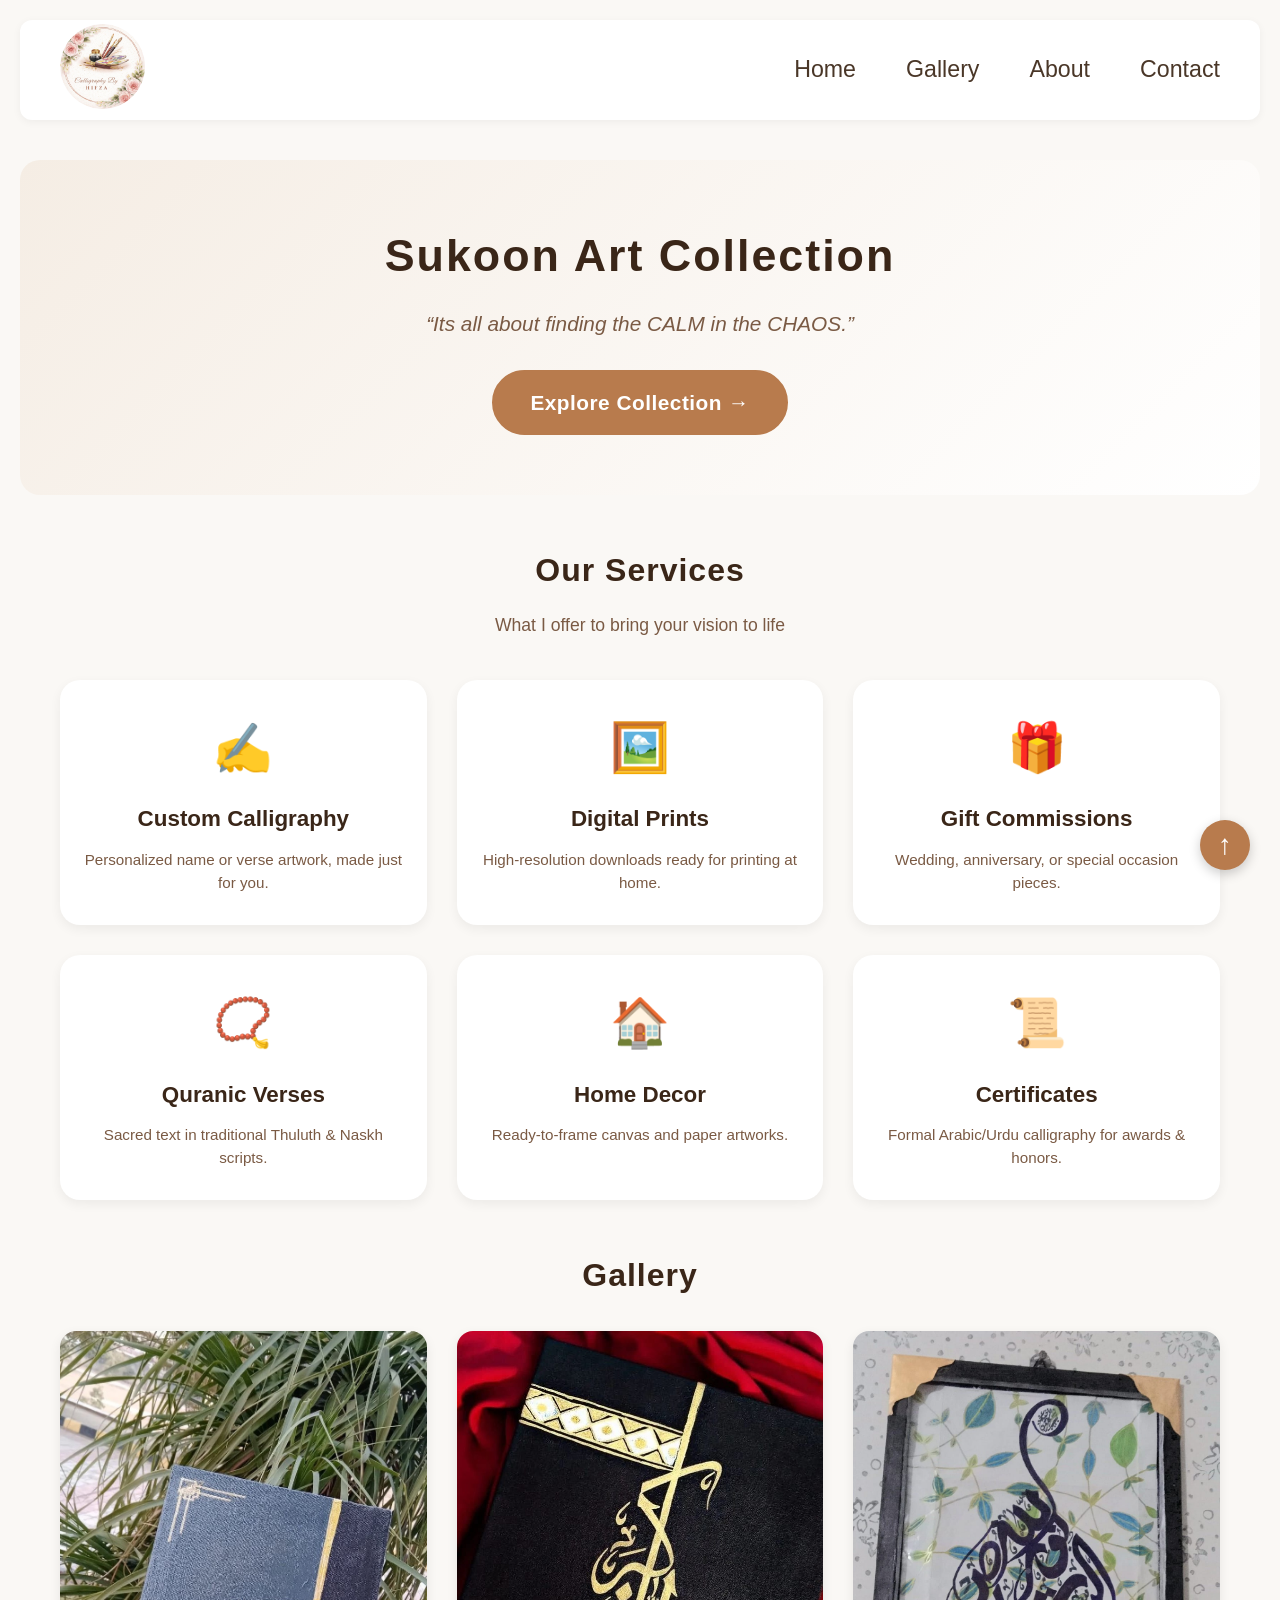
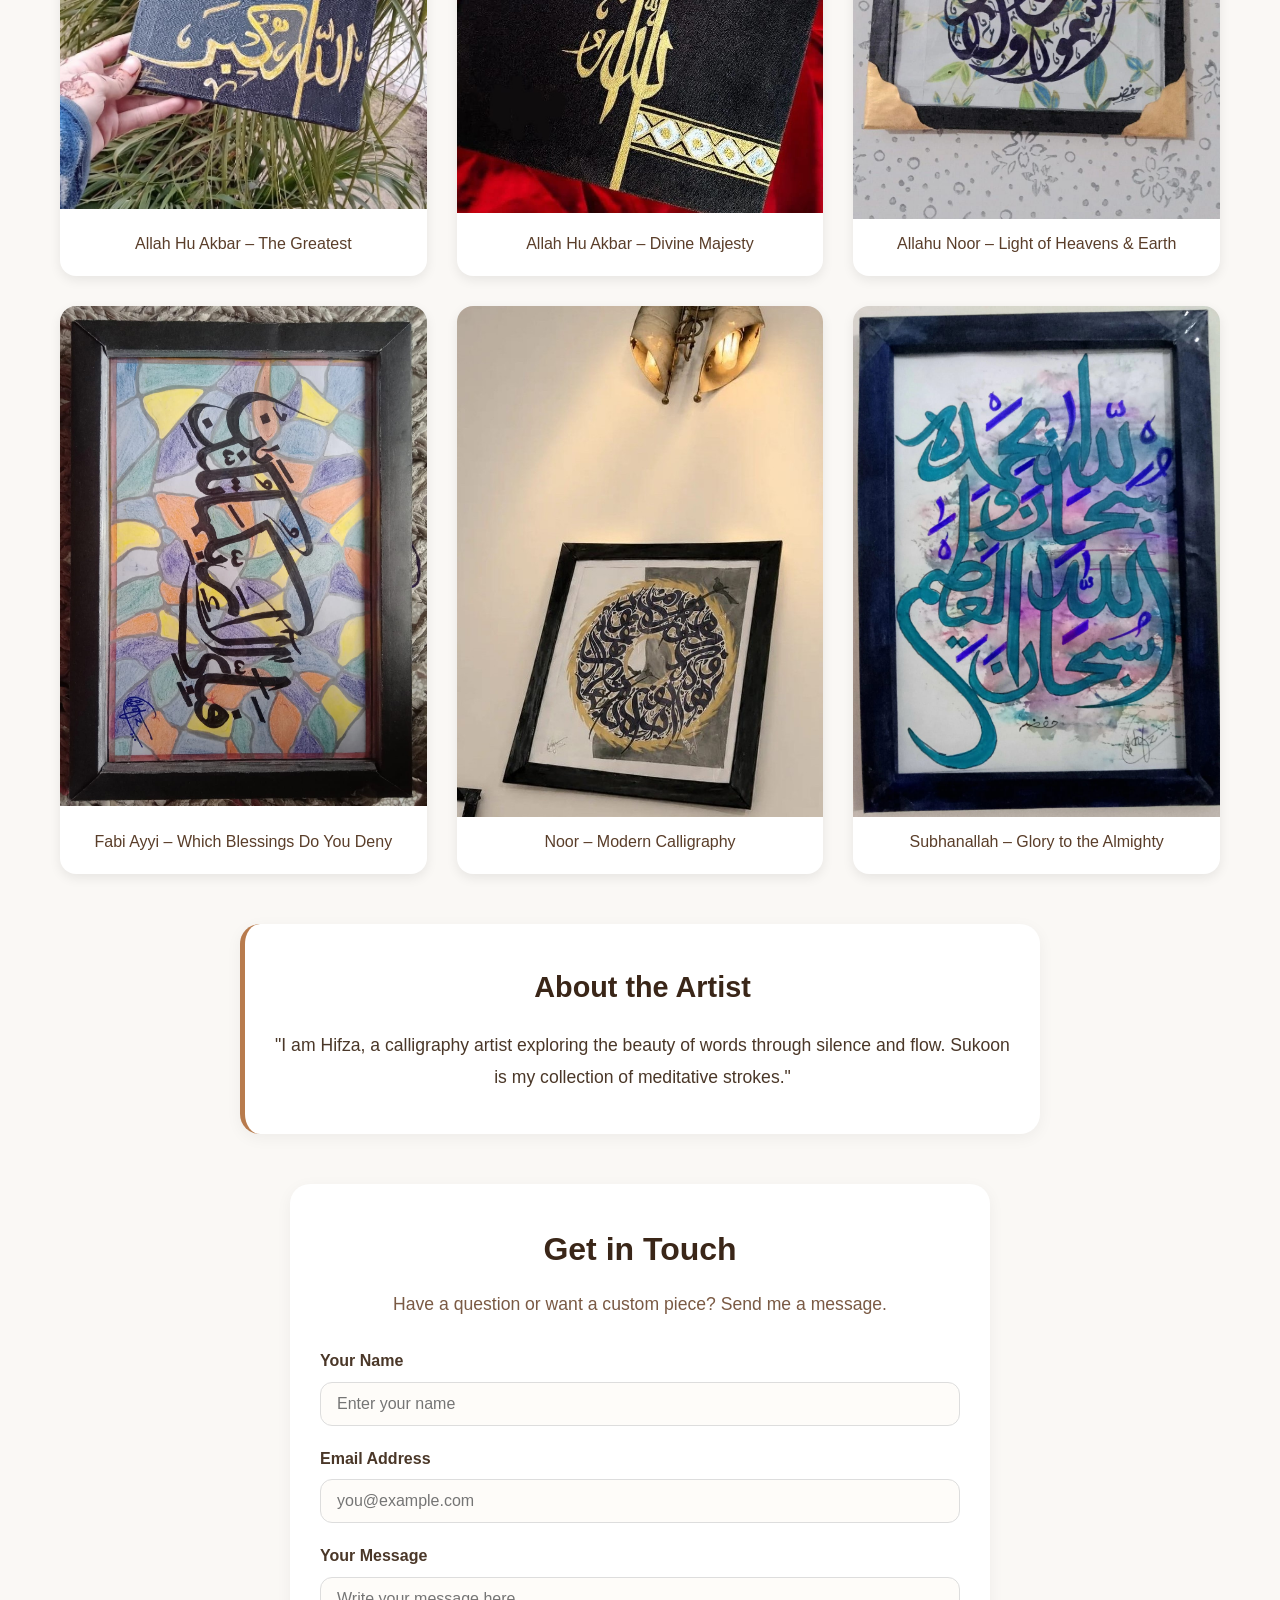
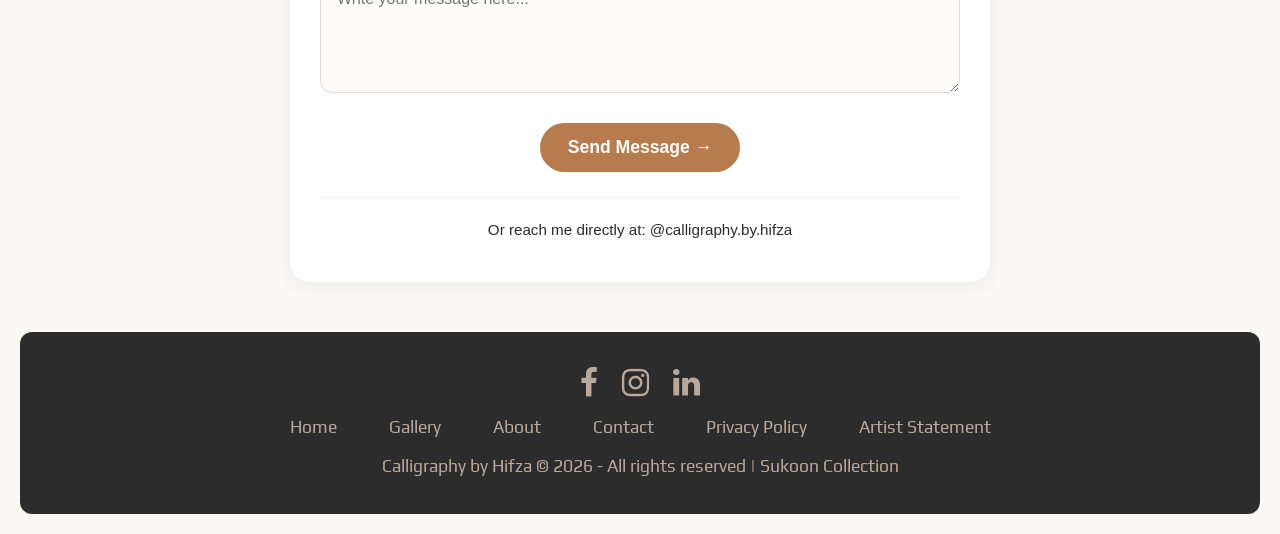
<file: Task-1-HifzaIrfan/index.html>
<!DOCTYPE html>
<html lang="en">

<head>
    <meta charset="UTF-8">
    <meta name="viewport" content="width=device-width, initial-scale=1.0">
    <title>Calligraphy by Hifza - Sukoon Collection</title>

    <!-- Font Awesome for social icons -->
    <link rel="stylesheet" href="https://cdnjs.cloudflare.com/ajax/libs/font-awesome/4.7.0/css/font-awesome.min.css">

    <!-- Google Fonts -->
    <link rel="preconnect" href="https://fonts.gstatic.com">
    <link href="https://fonts.googleapis.com/css2?family=Fredoka+One&family=Play&display=swap" rel="stylesheet">

    <link rel="stylesheet" href="style.css">
</head>

<body>
    <!-- Anchor for back to top button -->
    <div id="top"></div>
    <header>
        <div class="logo">
            <img src="images/logo.jpeg" alt="Calligraphy By Hifza Logo" width="85" height="85">
        </div>
        <nav>
            <a href="#home">Home</a>
            <a href="#gallery">Gallery</a>
            <a href="#about">About</a>
            <a href="#contact">Contact</a>
        </nav>
    </header>

    <main>
        <!-- Home Section -->
        <section id="home" class="hero">
            <h1>Sukoon Art Collection</h1>
            <p>“Its all about finding the CALM in the CHAOS.”</p>
            <a href="#gallery" class="btn">Explore Collection →</a>
        </section>

        <!-- Services Section -->
        <section class="services">
            <h2>Our Services</h2>
            <p class="services-subtitle">What I offer to bring your vision to life</p>

            <div class="services-grid">
                <div class="service-card">
                    <div class="service-icon">✍️</div>
                    <h3>Custom Calligraphy</h3>
                    <p>Personalized name or verse artwork, made just for you.</p>
                </div>

                <div class="service-card">
                    <div class="service-icon">🖼️</div>
                    <h3>Digital Prints</h3>
                    <p>High-resolution downloads ready for printing at home.</p>
                </div>

                <div class="service-card">
                    <div class="service-icon">🎁</div>
                    <h3>Gift Commissions</h3>
                    <p>Wedding, anniversary, or special occasion pieces.</p>
                </div>

                <div class="service-card">
                    <div class="service-icon">📿</div>
                    <h3>Quranic Verses</h3>
                    <p>Sacred text in traditional Thuluth & Naskh scripts.</p>
                </div>

                <div class="service-card">
                    <div class="service-icon">🏠</div>
                    <h3>Home Decor</h3>
                    <p>Ready-to-frame canvas and paper artworks.</p>
                </div>

                <div class="service-card">
                    <div class="service-icon">📜</div>
                    <h3>Certificates</h3>
                    <p>Formal Arabic/Urdu calligraphy for awards & honors.</p>
                </div>
            </div>
        </section>


        <!-- Gallery Section -->
        <section id="gallery" class="gallery">
            <h2>Gallery</h2>
            <div class="gallery-grid">

                <div class="art-card">
                    <img src="images/art1.jpeg" alt="Sukoon Calligraphy Art 1 - Allah Hu Akbar" width="300" height="400"
                        loading="lazy">
                    <p>Allah Hu Akbar – The Greatest</p>
                </div>

                <div class="art-card">
                    <img src="images/art2.jpeg" alt="Sukoon Calligraphy Art 2 - Divine Majesty" width="300" height="400"
                        loading="lazy">
                    <p>Allah Hu Akbar – Divine Majesty</p>
                </div>

                <div class="art-card">
                    <img src="images/art5.jpeg" alt="Sukoon Calligraphy Art 3 - Allahu Noor" width="300" height="400"
                        loading="lazy">
                    <p>Allahu Noor – Light of Heavens & Earth</p>
                </div>

                <div class="art-card">
                    <img src="images/art4.jpeg" alt="Sukoon Calligraphy Art 4 - Fabi Ayyi" width="300" height="400"
                        loading="lazy">
                    <p>Fabi Ayyi – Which Blessings Do You Deny</p>
                </div>

                <div class="art-card">
                    <img src="images/art3.jpeg" alt="Sukoon Calligraphy Art 5 - Noor Calligraphy" width="300"
                        height="400" loading="lazy">
                    <p>Noor – Modern Calligraphy</p>
                </div>

                <div class="art-card">
                    <img src="images/art6.jpeg" alt="Sukoon Calligraphy Art 6 - Subhanallah" width="300" height="400"
                        loading="lazy">
                    <p>Subhanallah – Glory to the Almighty</p>
                </div>

            </div>
        </section>

        <!-- About Section (Artist Note) -->
        <section id="about" class="artist-note">
            <h2>About the Artist</h2>
            <p>"I am Hifza, a calligraphy artist exploring the beauty of words through silence and flow. Sukoon is my
                collection of meditative strokes."</p>
        </section>

        <!-- Contact Section with Email & Message Box -->
        <section id="contact" class="contact-section">
            <h2>Get in Touch</h2>
            <p>Have a question or want a custom piece? Send me a message.</p>

            <form class="contact-form" action="#" method="post">
                <div class="form-group">
                    <label for="name">Your Name</label>
                    <input type="text" id="name" name="name" placeholder="Enter your name" required>
                </div>

                <div class="form-group">
                    <label for="email">Email Address</label>
                    <input type="email" id="email" name="email" placeholder="you@example.com" required>
                </div>

                <div class="form-group">
                    <label for="message">Your Message</label>
                    <textarea id="message" name="message" rows="5" placeholder="Write your message here..."
                        required></textarea>
                </div>

                <button type="submit" class="submit-btn">Send Message →</button>
            </form>

            <!-- Optional: Direct email link for simplicity -->
            <div class="direct-email">
                <p>Or reach me directly at: @calligraphy.by.hifza</a></p>
            </div>
        </section>
    </main>

    <footer>
        <div class="footer">
            <div class="row">
                <a href="#" aria-label="Facebook"><i class="fa fa-facebook"></i></a>
                <a href="#" aria-label="Instagram"><i class="fa fa-instagram"></i></a>
                <a href="#" aria-label="LinkedIn"><i class="fa fa-linkedin"></i></a>
            </div>

            <div class="row">
                <ul>
                    <li><a href="#home">Home</a></li>
                    <li><a href="#gallery">Gallery</a></li>
                    <li><a href="#about">About</a></li>
                    <li><a href="#contact">Contact</a></li>
                    <li><a href="#">Privacy Policy</a></li>
                    <li><a href="#">Artist Statement</a></li>
                </ul>
            </div>

            <div class="row">
                Calligraphy by Hifza © 2026 - All rights reserved | Sukoon Collection
            </div>
        </div>
    </footer>

    <!-- Back to Top Button -->
    <a href="#top" class="back-to-top" aria-label="Go to top">
        ↑
    </a>

</body>

</html>
</file>
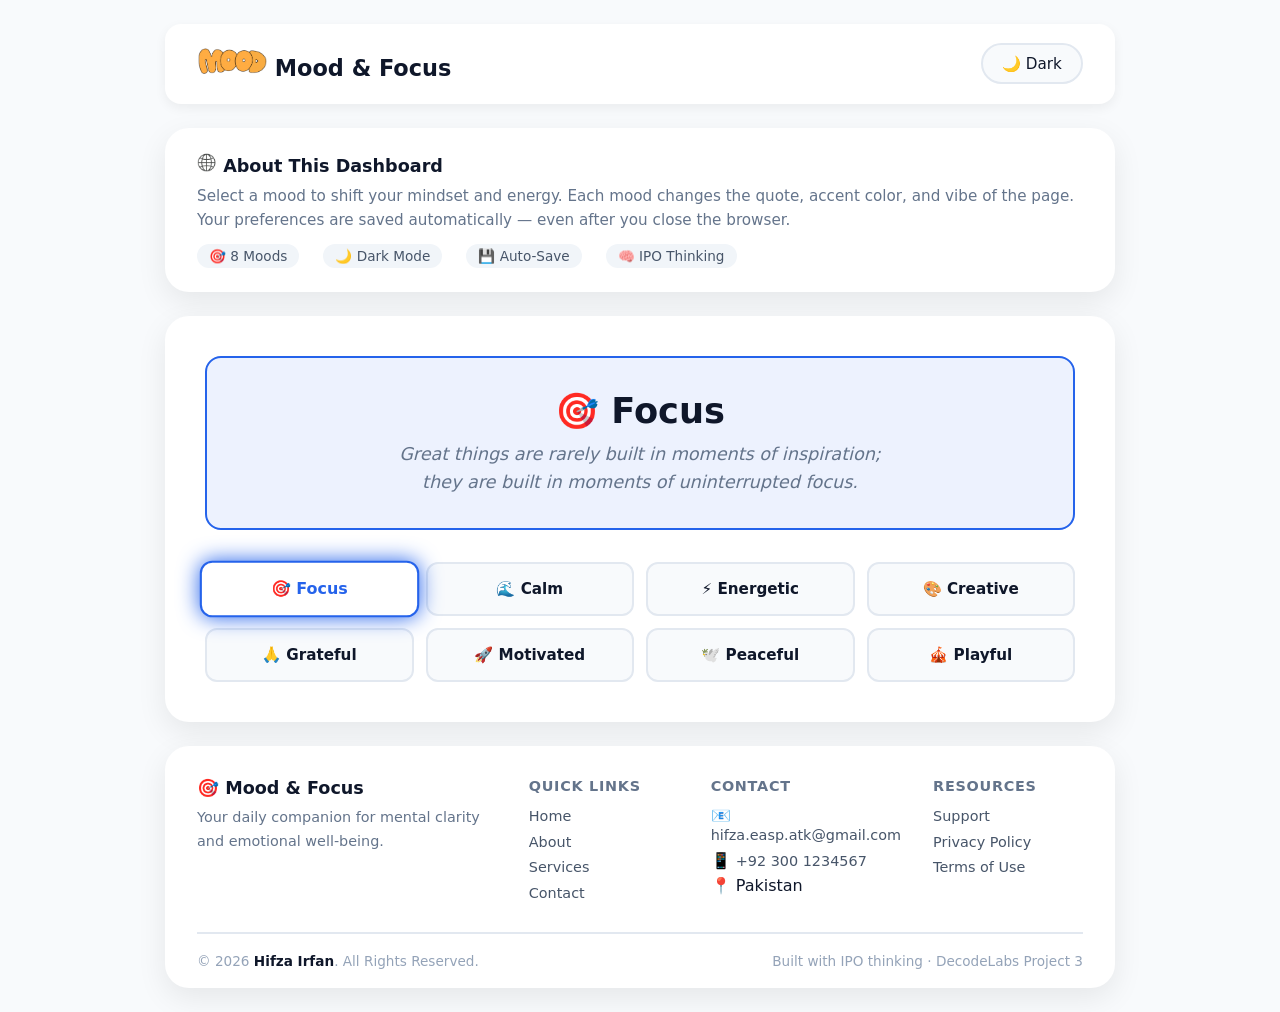
<file: Task-3-HifzaIrfan/index.html>
<!DOCTYPE html>
<html lang="en">

<head>
    <meta charset="UTF-8" />
    <meta name="viewport" content="width=device-width, initial-scale=1.0" />
    <title>Mood & Focus Dashboard</title>
    <link rel="stylesheet" href="styles.css" />
</head>

<body>
    <!-- ===== MAIN WRAPPER ===== -->
    <div class="wrapper">
        <!-- ===== HEADER ===== -->
        <header>
            <h1><img src="images/logo.png" alt="Logo" height="30px" width="70px"> Mood &amp; Focus</h1>
            <button class="js-theme-toggle">🌙 Dark</button>
        </header>

        <!-- ===== ABOUT SECTION ===== -->
        <section class="about">
            <div class="about-content">
                <h2><img src="images/about.png" alt="About" height="20px" width="20px"> About This Dashboard</h2>
                <p>
                    Select a mood to shift your mindset and energy. Each mood
                    changes the quote, accent color, and vibe of the page.
                    Your preferences are saved automatically — even after you
                    close the browser.
                </p>
                <div class="about-features">
                    <span>🎯 8 Moods</span>
                    <span>🌙 Dark Mode</span>
                    <span>💾 Auto-Save</span>
                    <span>🧠 IPO Thinking</span>
                </div>
            </div>
        </section>

        <!-- ===== MAIN CONTENT ===== -->
        <main>
            <!-- Status Display -->
            <div class="status">
                <p class="js-mood-label">Focus 🎯</p>
                <p class="js-quote">Your attention is your most valuable asset. Guard it fiercely.</p>
            </div>

            <!-- Mood Buttons (8 total) -->
            <div class="mood-grid">
                <button class="js-mood-btn" data-mood="focus">🎯 Focus</button>
                <button class="js-mood-btn" data-mood="calm">🌊 Calm</button>
                <button class="js-mood-btn" data-mood="energetic">⚡ Energetic</button>
                <button class="js-mood-btn" data-mood="creative">🎨 Creative</button>
                <button class="js-mood-btn" data-mood="grateful">🙏 Grateful</button>
                <button class="js-mood-btn" data-mood="motivated">🚀 Motivated</button>
                <button class="js-mood-btn" data-mood="peaceful">🕊️ Peaceful</button>
                <button class="js-mood-btn" data-mood="playful">🎪 Playful</button>
            </div>
        </main>

        <!-- ===== FOOTER ===== -->
        <footer>
            <div class="footer-content">
                <!-- Column 1: Brand -->
                <div class="footer-column">
                    <h3>🎯 Mood &amp; Focus</h3>
                    <p>Your daily companion for mental clarity and emotional well-being.</p>
                </div>

                <!-- Column 2: Quick Links -->
                <div class="footer-column">
                    <h4>Quick Links</h4>
                    <ul>
                        <li><a href="#">Home</a></li>
                        <li><a href="#">About</a></li>
                        <li><a href="#">Services</a></li>
                        <li><a href="#">Contact</a></li>
                    </ul>
                </div>

                <!-- Column 3: Contact Info -->
                <div class="footer-column">
                    <h4>Contact</h4>
                    <ul>
                        <li>📧 <a href="mailto:hifza.easp.atk@gmail.com">hifza.easp.atk@gmail.com</a></li>
                        <li>📱 <a href="#">+92 300 1234567</a></li>
                        <li>📍 Pakistan</li>
                    </ul>
                </div>

                <!-- Column 4: Social / Resources -->
                <div class="footer-column">
                    <h4>Resources</h4>
                    <ul>
                        <li><a href="#">Support</a></li>
                        <li><a href="#">Privacy Policy</a></li>
                        <li><a href="#">Terms of Use</a></li>
                    </ul>
                </div>
            </div>

            <!-- Copyright Bar -->
            <div class="footer-bottom">
                <p>&copy; 2026 <strong>Hifza Irfan</strong>. All Rights Reserved.</p>
                <p class="footer-tagline">Built with IPO thinking · DecodeLabs Project 3</p>
            </div>
        </footer>
    </div>

    <script src="script.js"></script>
</body>

</html>
</file>
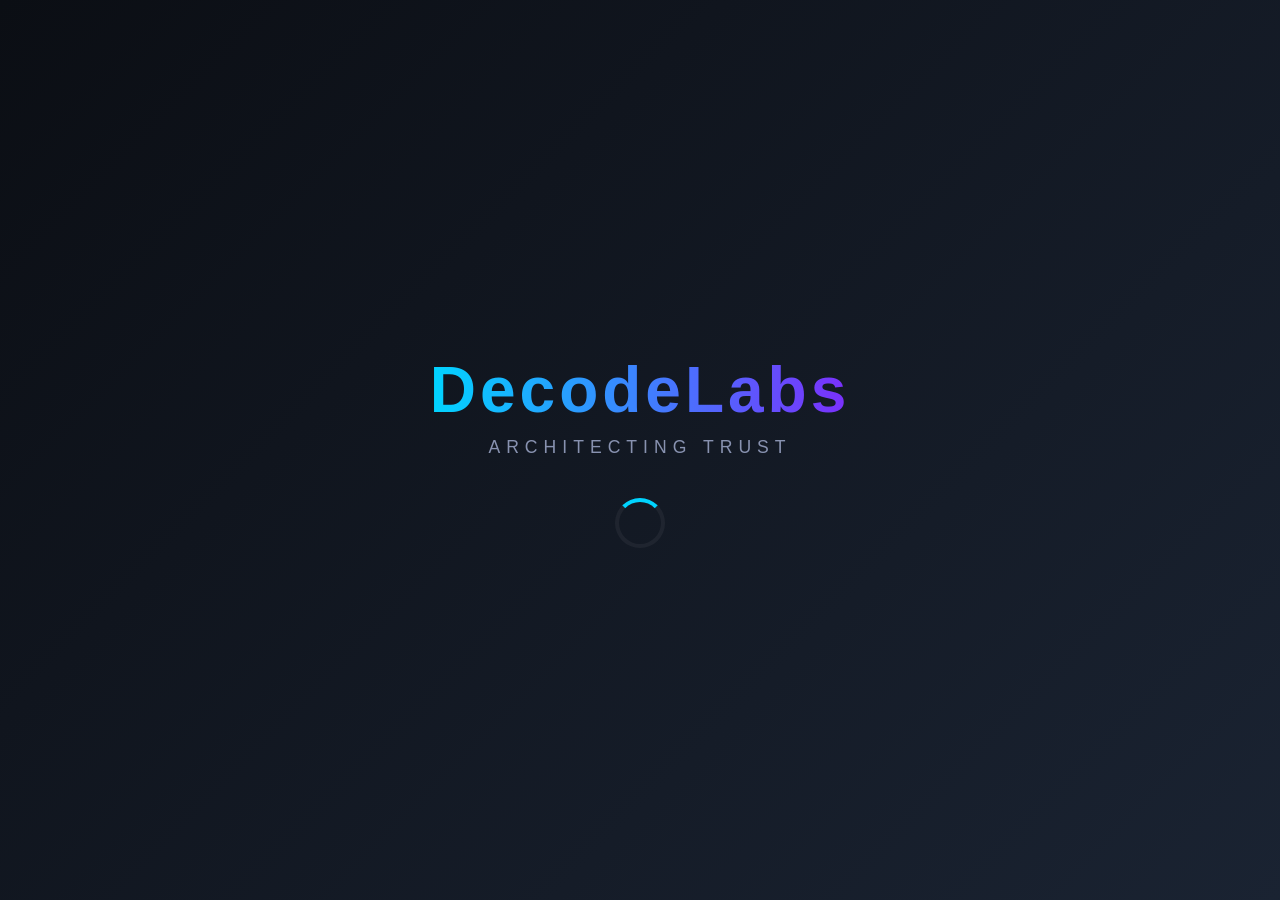
<file: Task-4-HifzaIrfan/index.html>
<!DOCTYPE html>
<html lang="en">
<head>
    <meta charset="UTF-8" />
    <meta name="viewport" content="width=device-width, initial-scale=1.0" />
    <title>DecodeLabs - Secure Form</title>
    <link rel="stylesheet" href="style.css" />
</head>

<body>

    <!-- ===== SPLASH SCREEN ===== -->
    <div id="splash" role="status" aria-live="polite">
        <div class="logo">DecodeLabs</div>
        <div class="sub">Architecting Trust</div>
        <div class="loader"></div>
    </div>

    <!-- ===== FORM APP ===== -->
    <div id="app" role="main">
        <h1>🔐 Secure Access</h1>
        <div class="tagline">Input → Process → Output · Data Integrity First</div>

        <form id="signupForm" novalidate>
            <!-- NAME -->
            <div class="form-group">
                <label for="name">Full Name <span class="required">*</span></label>
                <input type="text" id="name" name="name" placeholder="e.g. Alex Rivera"
                aria-describedby="name-error" aria-invalid="false" />
                <div id="name-error" class="msg" role="alert"></div>
            </div>

            <!-- EMAIL -->
            <div class="form-group">
                <label for="email">Email Address <span class="required">*</span></label>
                <input type="email" id="email" name="email" placeholder="you@example.com"
                aria-describedby="email-error" aria-invalid="false" />
                <div id="email-error" class="msg" role="alert"></div>
            </div>

            <!-- PASSWORD with checklist -->
            <div class="form-group">
                <label for="password">Password <span class="required">*</span></label>
                <input type="password" id="password" name="password" placeholder="Create a strong password"
                aria-describedby="password-error password-checklist" aria-invalid="false" />
                <div id="password-error" class="msg" role="alert"></div>
                
                <!-- PASSWORD CHECKLIST -->
                <div id="password-checklist" class="password-checklist" role="list">
                    <div class="check-item" id="check-length">
                        <span class="check-icon">○</span>
                        <span>At least 8 characters</span>
                    </div>
                    <div class="check-item" id="check-uppercase">
                        <span class="check-icon">○</span>
                        <span>At least one uppercase letter (A-Z)</span>
                    </div>
                    <div class="check-item" id="check-lowercase">
                        <span class="check-icon">○</span>
                        <span>At least one lowercase letter (a-z)</span>
                    </div>
                    <div class="check-item" id="check-number">
                        <span class="check-icon">○</span>
                        <span>At least one number (0-9)</span>
                    </div>
                    <div class="check-item" id="check-special">
                        <span class="check-icon">○</span>
                        <span>At least one special character (#?!@$%^&*()-) </span>
                    </div>
                </div>
            </div>

            <!-- CONFIRM PASSWORD -->
            <div class="form-group">
                <label for="confirm">Confirm Password <span class="required">*</span></label>
                <input type="password" id="confirm" name="confirm" placeholder="Re-enter password"
                aria-describedby="confirm-error" aria-invalid="false" />
                <div id="confirm-error" class="msg" role="alert"></div>
            </div>

            <!-- SUBMIT -->
            <button type="submit" class="btn-submit">Submit Payload</button>

            <!-- GLOBAL SUCCESS BANNER -->
            <div id="formSuccess" class="form-success-banner" role="status" aria-live="polite">
                ✅ All validations passed! Data transmitted (emerald green).
            </div>
        </form>
    </div>

    <script src="script.js"></script>
</body>
</html>
</file>
<file: Task-1-HifzaIrfan/style.css>
/* ===== RESET & BASE ===== */
* {
    margin: 0;
    padding: 0;
    box-sizing: border-box;
}

body {
    font-family: 'Segoe UI', Tahoma, Geneva, Verdana, sans-serif;
    line-height: 1.6;
    color: #2c2c2c;
    background-color: #faf8f5;
    padding: 20px;
}

/* ===== HEADER & NAVIGATION (FLEXBOX) ===== */

header {
    display: flex;
    justify-content: space-between;
    align-items: center;
    flex-wrap: wrap;
    height: 100px;
    padding: 0px 40px;
    background-color: #fff;
    border-radius: 12px;
    margin-bottom: 40px;
    box-shadow: 0 2px 8px rgba(0, 0, 0, 0.05);
}

.logo img {
    width: 85px;
    height: 85px;
    border-radius: 50%;
    object-fit: cover;
}

nav {
    display: flex;
    gap: 50px;
}

nav a {
    text-decoration: none;
    color: #4a3728;
    font-weight: 500;
    font-size: 1.45rem;
    transition: color 0.3s;
}

nav a:hover {
    color: #b87b4d;
}

/* Smooth scrolling for anchor links */
html {
    scroll-behavior: smooth;
}

/* ===== HERO SECTION ===== */
.hero {
    text-align: center;
    padding: 60px 20px;
    background: linear-gradient(135deg, #f5ede4 0%, #fff 100%);
    border-radius: 20px;
    margin-bottom: 50px;
}

.hero h1 {
    font-size: 2.8rem;
    color: #3a2618;
    margin-bottom: 15px;
    letter-spacing: 2px;
}

.hero p {
    font-size: 1.3rem;
    color: #7a5a44;
    font-style: italic;
}

/* ===== BUTTON STYLES ===== */
.btn {
    display: inline-block;
    margin-top: 30px;
    padding: 14px 36px;
    background-color: #b87b4d;
    color: white;
    text-decoration: none;
    font-weight: 600;
    font-size: 1.3rem;
    font-family: inherit;
    border-radius: 50px;
    border: 2px solid #b87b4d;
    cursor: pointer;
    transition: all 0.3s ease;
    letter-spacing: 0.5px;
}

.btn:hover {
    background-color: transparent;
    color: #b87b4d;
    transform: translateY(-3px);
    box-shadow: 0 5px 15px rgba(184, 123, 77, 0.3);
}

.btn:active {
    transform: translateY(0px);
}

/* ===== SERVICES SECTION ===== */
.services {
    max-width: 1200px;
    margin: 0 auto 50px;
    padding: 0 20px;
}

.services h2 {
    text-align: center;
    font-size: 2rem;
    color: #3a2618;
    margin-bottom: 15px;
    letter-spacing: 1px;
}

.services-subtitle {
    text-align: center;
    color: #7a5a44;
    margin-bottom: 40px;
    font-size: 1.1rem;
}

/* GRID for services (reusing same grid pattern as gallery) */
.services-grid {
    display: grid;
    grid-template-columns: repeat(3, 1fr);
    gap: 30px;
}

/* SERVICE CARD - uses flexbox internally */
.service-card {
    background: white;
    border-radius: 20px;
    padding: 30px 20px;
    text-align: center;
    transition: transform 0.3s, box-shadow 0.3s;
    box-shadow: 0 4px 12px rgba(0, 0, 0, 0.06);
    display: flex;
    flex-direction: column;
    align-items: center;
}

.service-card:hover {
    transform: translateY(-8px);
    box-shadow: 0 12px 28px rgba(0, 0, 0, 0.12);
}

.service-icon {
    font-size: 3rem;
    margin-bottom: 15px;
}

.service-card h3 {
    font-size: 1.4rem;
    color: #3a2618;
    margin-bottom: 12px;
}

.service-card p {
    color: #7a5a44;
    font-size: 0.95rem;
    line-height: 1.5;
}

/* ===== GALLERY SECTION ===== */
.gallery {
    margin-bottom: 50px;
}

.gallery h2 {
    text-align: center;
    font-size: 2rem;
    color: #3a2618;
    margin-bottom: 30px;
    letter-spacing: 1px;
}

/* GRID LAYOUT for gallery (as required) */
.gallery-grid {
    display: grid;
    grid-template-columns: repeat(3, 1fr);
    gap: 30px;
    max-width: 1200px;
    margin: 0 auto;
    padding: 0 20px;
}

/* ===== ART CARD (reusable component - DRY principle) ===== */
.art-card {
    background: white;
    border-radius: 16px;
    overflow: hidden;
    text-align: center;
    padding-bottom: 15px;
    transition: transform 0.3s, box-shadow 0.3s;
    box-shadow: 0 4px 12px rgba(0, 0, 0, 0.08);
    display: flex;
    flex-direction: column;
    height: 100%;
}

.art-card:hover {
    transform: translateY(-5px);
    box-shadow: 0 8px 24px rgba(0, 0, 0, 0.12);
}

.art-card img {
    width: 100%;
    height: auto;
    display: block;
}

.art-card p {
    padding: 12px 0 5px;
    font-weight: 500;
    color: #5a3e2a;
    font-size: 1rem;
    margin-top: auto;
}

/* ===== ARTIST NOTE SECTION (ABOUT) ===== */
.artist-note {
    max-width: 800px;
    margin: 0 auto 50px;
    text-align: center;
    padding: 40px 30px;
    background-color: #fff;
    border-radius: 20px;
    box-shadow: 0 4px 16px rgba(0, 0, 0, 0.05);
    border-left: 5px solid #b87b4d;
}

.artist-note h2 {
    font-size: 1.8rem;
    color: #3a2618;
    margin-bottom: 20px;
}

.artist-note p {
    font-size: 1.1rem;
    color: #4a3728;
    line-height: 1.8;
}

/* ===== CONTACT SECTION (NEW) ===== */
.contact-section {
    max-width: 700px;
    margin: 0 auto 50px;
    padding: 40px 30px;
    background-color: #fff;
    border-radius: 20px;
    box-shadow: 0 4px 16px rgba(0, 0, 0, 0.05);
    text-align: center;
}

.contact-section h2 {
    font-size: 2rem;
    color: #3a2618;
    margin-bottom: 15px;
}

.contact-section>p {
    color: #7a5a44;
    margin-bottom: 30px;
    font-size: 1.1rem;
}

.contact-form {
    display: flex;
    flex-direction: column;
    gap: 20px;
    text-align: left;
}

.form-group {
    display: flex;
    flex-direction: column;
    gap: 8px;
}

.form-group label {
    font-weight: 600;
    color: #4a3728;
    font-size: 1rem;
}

.form-group input,
.form-group textarea {
    padding: 12px 16px;
    border: 1px solid #ddd;
    border-radius: 12px;
    font-size: 1rem;
    font-family: inherit;
    transition: border-color 0.3s, box-shadow 0.3s;
    background-color: #fefcf9;
}

.form-group input:focus,
.form-group textarea:focus {
    outline: none;
    border-color: #b87b4d;
    box-shadow: 0 0 0 3px rgba(184, 123, 77, 0.2);
}

.submit-btn {
    margin-top: 10px;
    padding: 14px 28px;
    background-color: #b87b4d;
    color: white;
    border: none;
    border-radius: 50px;
    font-size: 1.1rem;
    font-weight: 600;
    cursor: pointer;
    transition: all 0.3s ease;
    align-self: center;
    min-width: 200px;
}

.submit-btn:hover {
    background-color: #9a5e38;
    transform: translateY(-2px);
    box-shadow: 0 5px 15px rgba(184, 123, 77, 0.3);
}

.direct-email {
    margin-top: 25px;
    padding-top: 20px;
    border-top: 1px solid #eee;
    font-size: 0.95rem;
}

.direct-email a {
    color: #b87b4d;
    text-decoration: none;
    font-weight: 600;
}

.direct-email a:hover {
    text-decoration: underline;
}

/* ===== FOOTER ===== */
footer {
    margin-top: 40px;
}

.footer {
    background: #2c2c2c;
    padding: 30px 20px;
    font-family: 'Play', sans-serif;
    text-align: center;
    border-radius: 12px;
    display: flex;
    flex-direction: column;
    justify-content: center;
}

.footer .row {
    width: 100%;
    padding: 6px 0;
    color: #b8a99a;
    font-size: 1.1em;
    line-height: 1.3;
}

.footer .row a {
    text-decoration: none;
    color: #b8a99a;
    transition: 0.5s;
}

.footer .row a:hover {
    color: #b87b4d;
}

.footer .row ul {
    width: 100%;
}

.footer .row ul li {
    display: inline-block;
    margin: 0 20px;
    padding: 4px;
}

.footer .row a i {
    font-size: 1.8em;
    margin: 0 10px;
}
/* ===== BACK TO TOP BUTTON  ===== */
html {
    scroll-behavior: smooth; /* You already have this! */
}

#top {
    position: absolute;
    top: 0;
    left: 0;
}

.back-to-top {
    position: fixed;
    bottom: 30px;
    right: 30px;
    width: 50px;
    height: 50px;
    background-color: #b87b4d;
    color: white;
    text-decoration: none;
    border-radius: 50%;
    font-size: 28px;
    font-weight: bold;
    display: flex;
    align-items: center;
    justify-content: center;
    box-shadow: 0 4px 12px rgba(0, 0, 0, 0.2);
    transition: all 0.3s ease;
    z-index: 1000;
    /* Initially visible (can't hide without JS, but that's fine) */
}

.back-to-top:hover {
    background-color: #9a5e38;
    transform: translateY(-3px);
    box-shadow: 0 6px 16px rgba(0, 0, 0, 0.25);
}

.back-to-top:active {
    transform: translateY(0px);
}

/* Responsive for mobile */
@media (max-width: 600px) {
    .back-to-top {
        bottom: 20px;
        right: 20px;
        width: 45px;
        height: 45px;
        font-size: 24px;
    }
}
/* ===== RESPONSIVE DESIGN ===== */
/* Tablet: 2 columns */
@media (max-width: 900px) {
    .gallery-grid {
        grid-template-columns: repeat(2, 1fr);
    }

    .hero h1 {
        font-size: 2.2rem;
    }
}

/* Mobile: 1 column */
@media (max-width: 600px) {
    header {
        flex-direction: column;
        gap: 15px;
        text-align: center;
        height: auto;
        padding: 20px;
    }

    .gallery-grid {
        grid-template-columns: 1fr;
    }

    .hero {
        padding: 40px 15px;
    }

    .hero h1 {
        font-size: 1.8rem;
    }

    nav {
        gap: 20px;
        flex-wrap: wrap;
        justify-content: center;
    }

    .contact-section {
        padding: 30px 20px;
    }
}


/* Responsive for services */
@media (max-width: 900px) {
    .services-grid {
        grid-template-columns: repeat(2, 1fr);
    }
}

@media (max-width: 600px) {
    .services-grid {
        grid-template-columns: 1fr;
    }
}

/* Responsive footer */
@media (max-width: 720px) {
    .footer {
        text-align: center;
        padding: 20px 5%;
    }

    .footer .row ul li {
        display: block;
        margin: 10px 0px;
        text-align: center;
    }

    .footer .row a i {
        margin: 0% 3%;
    }
}
</file>
<file: Task-3-HifzaIrfan/styles.css>
/* ===== RESET & BASE ===== */
* {
    margin: 0;
    padding: 0;
    box-sizing: border-box;
}

body {
    font-family: system-ui, -apple-system, sans-serif;
    min-height: 100vh;
    display: flex;
    justify-content: center;
    align-items: center;
    background-color: #f8fafc;
    color: #0f172a;
    transition: background-color 0.3s ease, color 0.3s ease;
    padding: 1.5rem;
}

/* ===== WRAPPER (full page layout) ===== */
.wrapper {
    max-width: 950px;   /* Changed from 700px to match footer */
    width: 100%;
    display: flex;
    flex-direction: column;
    gap: 1.5rem;
    margin: 0 auto;     /* Centers everything */
}

/* ===== HEADER ===== */
header {
    display: flex;
    justify-content: space-between;
    align-items: center;
    background-color: #ffffff;
    padding: 1.2rem 2rem;
    border-radius: 1rem;
    box-shadow: 0 4px 12px rgba(0, 0, 0, 0.06);
    transition: background-color 0.3s ease, box-shadow 0.3s ease;
}

h1 {
    font-size: 1.4rem;
    font-weight: 600;
    margin: 0;
}

/* ===== MAIN CONTENT ===== */
main {
    background-color: #ffffff;
    padding: 2.5rem;
    border-radius: 1.5rem;
    box-shadow: 0 10px 30px rgba(0, 0, 0, 0.08);
    transition: background-color 0.3s ease, box-shadow 0.3s ease;
}

/* ===== STATUS DISPLAY ===== */
.status {
    text-align: center;
    padding: 2rem 1.5rem;
    border-radius: 1rem;
    margin-bottom: 2rem;
    transition: background-color 0.3s ease, border-color 0.3s ease;
    border: 2px solid transparent;
    min-height: 140px;
    display: flex;
    flex-direction: column;
    justify-content: center;
}

.js-mood-label {
    font-size: 2.2rem;
    font-weight: 700;
    margin-bottom: 0.5rem;
}

.js-quote {
    font-size: 1.1rem;
    color: #64748b;
    font-style: italic;
    transition: color 0.3s ease;
    line-height: 1.6;
    max-width: 500px;
    margin: 0 auto;
}

/* ===== MOOD GRID (8 buttons in 4 columns) ===== */
.mood-grid {
    display: grid;
    grid-template-columns: repeat(4, 1fr);
    gap: 0.75rem;
}

.js-mood-btn {
    padding: 1rem 0.5rem;
    font-size: 0.95rem;
    font-weight: 600;
    border: 2px solid #e2e8f0;
    border-radius: 0.75rem;
    background-color: #f8fafc;
    color: #0f172a;
    cursor: pointer;
    transition: all 0.25s ease;
    font-family: inherit;
    white-space: nowrap;
}

.js-mood-btn:hover {
    background-color: #f1f5f9;
    transform: translateY(-2px);
}

.js-mood-btn:active {
    transform: scale(0.96);
}

/* ===== THEME TOGGLE ===== */
.js-theme-toggle {
    padding: 0.6rem 1.2rem;
    font-size: 0.95rem;
    font-weight: 500;
    border: 2px solid #e2e8f0;
    border-radius: 2rem;
    background-color: #f8fafc;
    color: #0f172a;
    cursor: pointer;
    transition: all 0.25s ease;
    font-family: inherit;
}

.js-theme-toggle:hover {
    background-color: #f1f5f9;
}

/* ===== ABOUT SECTION ===== */
.about {
    background-color: #ffffff;
    border-radius: 1.5rem;
    padding: 1.5rem 2rem;
    box-shadow: 0 10px 30px rgba(0, 0, 0, 0.08);
    transition: background-color 0.3s ease, box-shadow 0.3s ease;
}

.about-content h2 {
    font-size: 1.1rem;
    font-weight: 600;
    margin-bottom: 0.5rem;
    color: #0f172a;
    transition: color 0.3s ease;
}

.about-content p {
    font-size: 0.95rem;
    color: #64748b;
    line-height: 1.6;
    margin-bottom: 0.75rem;
    transition: color 0.3s ease;
}

.about-features {
    display: flex;
    gap: 1.5rem;
    flex-wrap: wrap;
}

.about-features span {
    font-size: 0.85rem;
    font-weight: 500;
    color: #475569;
    background-color: #f1f5f9;
    padding: 0.25rem 0.75rem;
    border-radius: 2rem;
    transition: background-color 0.3s ease, color 0.3s ease;
}

/* --- Dark Mode for About --- */
body.is-dark .about {
    background-color: #1e293b;
    box-shadow: 0 10px 30px rgba(0, 0, 0, 0.3);
}

body.is-dark .about-content h2 {
    color: #f1f5f9;
}

body.is-dark .about-content p {
    color: #94a3b8;
}

body.is-dark .about-features span {
    background-color: #334155;
    color: #cbd5e1;
}


/* ===== FOOTER ===== */
footer {
    width: 100%;
    background-color: #ffffff;
    border-radius: 1.5rem;
    padding: 2rem 2rem 0 2rem;
    box-shadow: 0 10px 30px rgba(0, 0, 0, 0.08);
    transition: background-color 0.3s ease, box-shadow 0.3s ease;
}

.footer-content {
    display: grid;
    grid-template-columns: 2fr 1fr 1fr 1fr;
    gap: 2rem;
    padding-bottom: 1.5rem;
    border-bottom: 2px solid #e2e8f0;
    transition: border-color 0.3s ease;
}

.footer-column h3 {
    font-size: 1.1rem;
    margin-bottom: 0.5rem;
}

.footer-column h4 {
    font-size: 0.9rem;
    font-weight: 600;
    text-transform: uppercase;
    letter-spacing: 0.05em;
    color: #64748b;
    margin-bottom: 0.75rem;
}

.footer-column p {
    font-size: 0.9rem;
    color: #64748b;
    line-height: 1.6;
}

.footer-column ul {
    list-style: none;
    padding: 0;
}

.footer-column ul li {
    margin-bottom: 0.4rem;
}

.footer-column ul li a {
    color: #475569;
    text-decoration: none;
    font-size: 0.9rem;
    transition: color 0.2s ease;
}

.footer-column ul li a:hover {
    color: #2563EB;
}

.footer-bottom {
    display: flex;
    justify-content: space-between;
    align-items: center;
    padding: 1.2rem 0;
    font-size: 0.85rem;
    color: #94a3b8;
}

.footer-bottom strong {
    color: #0f172a;
}

.footer-tagline {
    color: #94a3b8;
}

/* ===== STATE CLASSES ===== */

/* --- Dark Mode --- */
body.is-dark {
    background-color: #0f172a;
    color: #f1f5f9;
}

body.is-dark header,
body.is-dark main,
body.is-dark footer {
    background-color: #1e293b;
    box-shadow: 0 10px 30px rgba(0, 0, 0, 0.3);
}

body.is-dark .js-quote {
    color: #94a3b8;
}

body.is-dark .js-mood-btn {
    background-color: #334155;
    border-color: #475569;
    color: #f1f5f9;
}

body.is-dark .js-mood-btn:hover {
    background-color: #475569;
}

body.is-dark .js-theme-toggle {
    background-color: #334155;
    border-color: #475569;
    color: #f1f5f9;
}

body.is-dark .js-theme-toggle:hover {
    background-color: #475569;
}

body.is-dark .footer-content {
    border-bottom-color: #334155;
}

body.is-dark .footer-column h4 {
    color: #94a3b8;
}

body.is-dark .footer-column ul li a {
    color: #94a3b8;
}

body.is-dark .footer-column ul li a:hover {
    color: #60A5FA;
}

body.is-dark .footer-bottom strong {
    color: #f1f5f9;
}

body.is-dark .footer-bottom,
body.is-dark .footer-tagline {
    color: #64748b;
}

/* --- Active Mood Button --- */
.js-mood-btn.is-active {
    border-color: currentColor;
    transform: scale(1.05);
    box-shadow: 0 0 20px currentColor;
    background-color: #ffffff;
}

body.is-dark .js-mood-btn.is-active {
    background-color: #1e293b;
}

/* ===== RESPONSIVE ===== */
@media (max-width: 768px) {
    .footer-content {
        grid-template-columns: 1fr 1fr;
        gap: 1.5rem;
    }

    .footer-bottom {
        flex-direction: column;
        gap: 0.5rem;
        text-align: center;
    }
}

@media (max-width: 640px) {
    main {
        padding: 1.5rem;
    }

    .mood-grid {
        grid-template-columns: repeat(2, 1fr);
    }

    .js-mood-label {
        font-size: 1.8rem;
    }

    .js-quote {
        font-size: 0.95rem;
    }

    header {
        flex-direction: column;
        gap: 1rem;
        align-items: stretch;
        text-align: center;
        padding: 1rem 1.5rem;
    }

    footer {
        padding: 1.5rem 1.5rem 0 1.5rem;
    }

    .footer-content {
        grid-template-columns: 1fr;
        gap: 1.5rem;
        text-align: center;
    }

    .footer-column ul {
        display: flex;
        flex-direction: column;
        align-items: center;
    }
}

@media (max-width: 400px) {
    .mood-grid {
        grid-template-columns: 1fr;
    }

    .js-mood-btn {
        white-space: normal;
        padding: 0.8rem;
    }
}
</file>
<file: Task-4-HifzaIrfan/style.css>
/* ---------- RESET & BASE ---------- */
* {
    margin: 0;
    padding: 0;
    box-sizing: border-box;
}

body {
    font-family: 'Segoe UI', Tahoma, Geneva, Verdana, sans-serif;
    min-height: 100vh;
    display: flex;
    align-items: center;
    justify-content: center;
    padding: 20px;
    /* INTERESTING ANIMATED BACKGROUND */
    background: linear-gradient(-45deg, #0b0e14, #1a1a2e, #16213e, #0f3460);
    background-size: 400% 400%;
    animation: gradientShift 15s ease infinite;
    position: relative;
    overflow-x: hidden;
}

/* Animated gradient background */
@keyframes gradientShift {
    0% {
        background-position: 0% 50%;
    }
    50% {
        background-position: 100% 50%;
    }
    100% {
        background-position: 0% 50%;
    }
}

/* Floating particles / stars effect */
body::before {
    content: '';
    position: fixed;
    top: 0;
    left: 0;
    width: 100%;
    height: 100%;
    background-image: 
        radial-gradient(2px 2px at 20px 30px, #00d4ff, transparent),
        radial-gradient(2px 2px at 40px 70px, #7b2ffc, transparent),
        radial-gradient(2px 2px at 50px 160px, #00d4ff, transparent),
        radial-gradient(2px 2px at 90px 40px, #7b2ffc, transparent),
        radial-gradient(2px 2px at 130px 80px, #00d4ff, transparent),
        radial-gradient(2px 2px at 160px 30px, #7b2ffc, transparent),
        radial-gradient(1px 1px at 300px 200px, #00d4ff, transparent),
        radial-gradient(1px 1px at 400px 100px, #7b2ffc, transparent),
        radial-gradient(1px 1px at 500px 300px, #00d4ff, transparent),
        radial-gradient(1px 1px at 600px 150px, #7b2ffc, transparent),
        radial-gradient(1px 1px at 700px 400px, #00d4ff, transparent),
        radial-gradient(1px 1px at 800px 250px, #7b2ffc, transparent);
    background-size: 200px 200px;
    background-repeat: repeat;
    opacity: 0.3;
    pointer-events: none;
    z-index: 0;
}

/* Glowing orb effect */
body::after {
    content: '';
    position: fixed;
    top: -50%;
    left: -50%;
    width: 200%;
    height: 200%;
    background: radial-gradient(ellipse at 30% 50%, rgba(0, 212, 255, 0.05), transparent 60%),
                radial-gradient(ellipse at 70% 80%, rgba(123, 47, 252, 0.05), transparent 60%);
    pointer-events: none;
    z-index: 0;
    animation: orbPulse 8s ease-in-out infinite alternate;
}

@keyframes orbPulse {
    0% {
        transform: scale(1) rotate(0deg);
    }
    100% {
        transform: scale(1.1) rotate(5deg);
    }
}

/* ---------- SPLASH SCREEN ---------- */
#splash {
    position: fixed;
    top: 0;
    left: 0;
    width: 100%;
    height: 100%;
    background: linear-gradient(135deg, #0b0e14 0%, #1a2332 100%);
    display: flex;
    flex-direction: column;
    align-items: center;
    justify-content: center;
    z-index: 999;
    transition: opacity 0.8s ease, transform 0.8s ease;
}

#splash.hidden {
    opacity: 0;
    transform: scale(1.05);
    pointer-events: none;
}

#splash .logo {
    font-size: 4rem;
    font-weight: 800;
    letter-spacing: 4px;
    background: linear-gradient(90deg, #00d4ff, #7b2ffc);
    -webkit-background-clip: text;
    -webkit-text-fill-color: transparent;
    margin-bottom: 10px;
}

#splash .sub {
    color: #8892b0;
    font-size: 1.1rem;
    letter-spacing: 6px;
    text-transform: uppercase;
    margin-bottom: 40px;
}

.loader {
    width: 50px;
    height: 50px;
    border: 4px solid rgba(255, 255, 255, 0.05);
    border-top: 4px solid #00d4ff;
    border-radius: 50%;
    animation: spin 0.9s linear infinite;
}

@keyframes spin {
    to {
        transform: rotate(360deg);
    }
}

/* ---------- FORM CARD ---------- */
#app {
    width: 100%;
    max-width: 520px;
    background: rgba(20, 27, 38, 0.85);  /* Keep some transparency */
    background-image: url('1567836.jpg');
    background-size: cover;
    background-position: center;
    background-blend-mode: overlay;
    backdrop-filter: blur(20px);
    -webkit-backdrop-filter: blur(20px);
    border-radius: 24px;
    padding: 40px 36px;
    box-shadow: 0 20px 60px rgba(0, 0, 0, 0.7), 0 0 40px rgba(0, 212, 255, 0.05);
    border: 1px solid rgba(255, 255, 255, 0.06);
    display: none;
    opacity: 0;
    transform: translateY(20px);
    transition: opacity 0.6s ease, transform 0.6s ease;
    position: relative;
    z-index: 1;
}

#app.visible {
    display: block;
    opacity: 1;
    transform: translateY(0);
}

#app h1 {
    color: #e6f1ff;
    font-size: 1.8rem;
    font-weight: 700;
    margin-bottom: 6px;
}

#app .tagline {
    color: #8892b0;
    font-size: 0.95rem;
    margin-bottom: 32px;
    border-left: 3px solid #00d4ff;
    padding-left: 14px;
}
 
/* ---------- FORM ELEMENTS ---------- */
.form-group {
    margin-bottom: 1px;
} 

.password-checklist {
    margin-top: 8px;
    margin-bottom: 12px;
}

label {
    display: block;
    color: #ccd6f6;
    font-weight: 600;
    font-size: 0.85rem;
    letter-spacing: 0.5px;
    margin-bottom: 6px;
}

label .required {
    color: #ff6b6b;
    margin-left: 2px;
}

input {
    width: 100%;
    padding: 14px 16px;
    background: #1e2836;
    border: 2px solid #2a3442;
    border-radius: 12px;
    color: #e6f1ff;
    font-size: 1rem;
    transition: border 0.25s ease, box-shadow 0.25s ease;
    outline: none;
}

input:focus {
    border-color: #00d4ff;
    box-shadow: 0 0 0 4px rgba(0, 212, 255, 0.12);
}

input.error {
    border-color: #ff6b6b;
    box-shadow: 0 0 0 4px rgba(255, 107, 107, 0.1);
}

input.success {
    border-color: #51cf66;
    box-shadow: 0 0 0 4px rgba(81, 207, 102, 0.1);
}

/* ---------- PASSWORD CHECKLIST ---------- */
.password-checklist {
    margin-top: 12px;
    padding: 14px 16px;
    background: rgba(30, 40, 54, 0.6);
    border-radius: 10px;
    border: 1px solid rgba(255, 255, 255, 0.05);
}

.check-item {
    display: flex;
    align-items: center;
    gap: 10px;
    padding: 4px 0;
    font-size: 0.85rem;
    color: #8892b0;
    transition: color 0.3s ease;
}

.check-item .check-icon {
    font-size: 1.1rem;
    transition: all 0.3s ease;
    width: 20px;
    text-align: center;
}

/* Met - Green */
.check-item.met {
    color: #51cf66;
}

.check-item.met .check-icon::before {
    content: '✓';
    color: #51cf66;
}

/* Not met - Red/Gray */
.check-item:not(.met) .check-icon::before {
    content: '○';
    color: #ff6b6b;
}

.check-item:not(.met) {
    color: #ff6b6b;
}

/* ---------- ERROR / SUCCESS MESSAGES ---------- */
.msg {
    font-size: 0.85rem;
    margin-top: 6px;
    min-height: 22px;
    display: flex;
    align-items: center;
    gap: 6px;
    transition: opacity 0.2s;
}

.msg-error {
    color: #ff6b6b;
}

.msg-success {
    color: #51cf66;
}

.msg-error::before {
    content: "✕";
    font-weight: 700;
    font-size: 0.75rem;
}

.msg-success::before {
    content: "✓";
    font-weight: 700;
    font-size: 0.9rem;
}

/* ---------- BUTTON ---------- */
.btn-submit {
    width: 100%;
    padding: 16px;
    background: linear-gradient(135deg, #00d4ff, #7b2ffc);
    border: none;
    border-radius: 12px;
    color: #fff;
    font-size: 1.1rem;
    font-weight: 700;
    letter-spacing: 0.5px;
    cursor: pointer;
    transition: transform 0.15s ease, box-shadow 0.25s ease;
    margin-top: 8px;
    position: relative;
    z-index: 1;
}

.btn-submit:hover {
    transform: translateY(-2px);
    box-shadow: 0 12px 30px rgba(0, 212, 255, 0.25);
}

.btn-submit:active {
    transform: translateY(0);
}

/* ---------- FORM OVERALL SUCCESS ---------- */
.form-success-banner {
    background: rgba(81, 207, 102, 0.08);
    border: 1px solid #51cf66;
    border-radius: 12px;
    padding: 16px 20px;
    color: #51cf66;
    font-weight: 600;
    text-align: center;
    margin-top: 20px;
    display: none;
}

.form-success-banner.show {
    display: block;
}

/* ---------- RESPONSIVE ---------- */
@media (max-width: 480px) {
    #app {
        padding: 28px 18px;
    }

    #splash .logo {
        font-size: 2.6rem;
    }

    .password-checklist {
        padding: 10px 12px;
    }

    .check-item {
        font-size: 0.78rem;
    }
}
</file>
